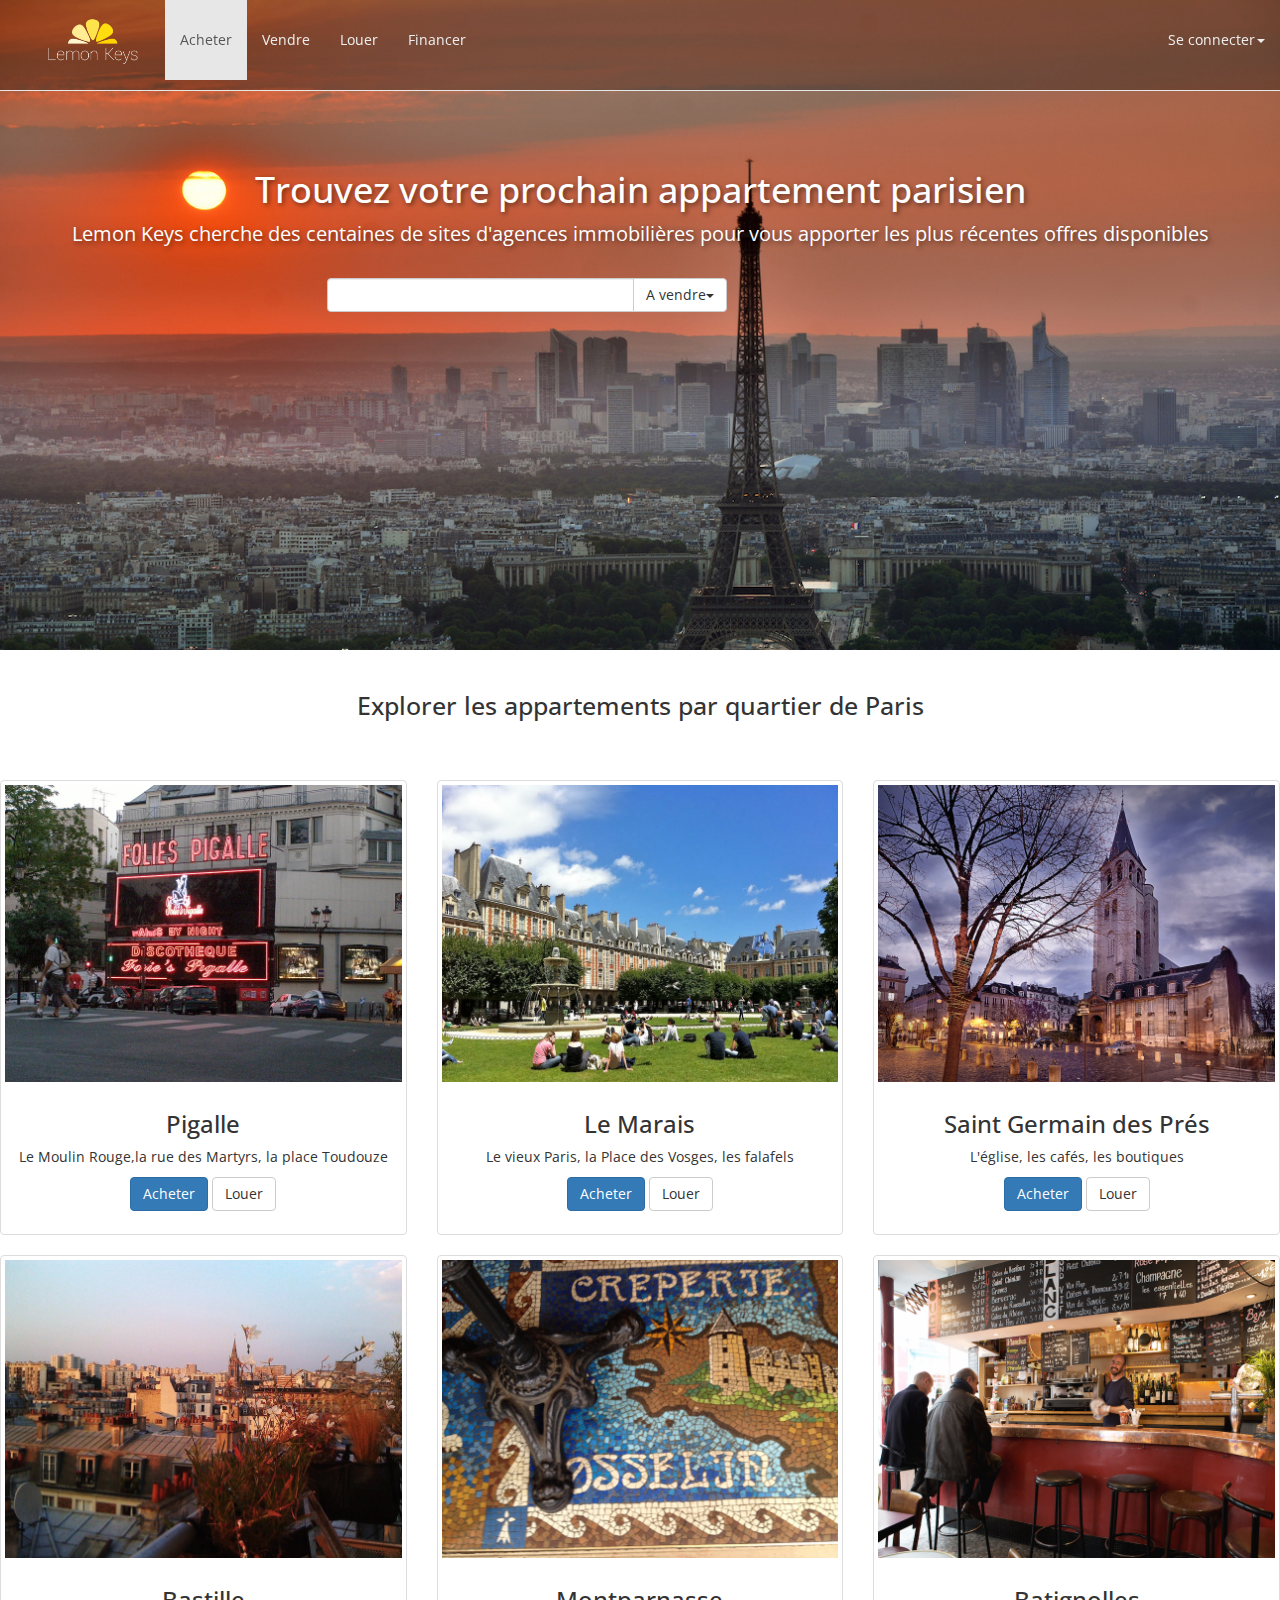
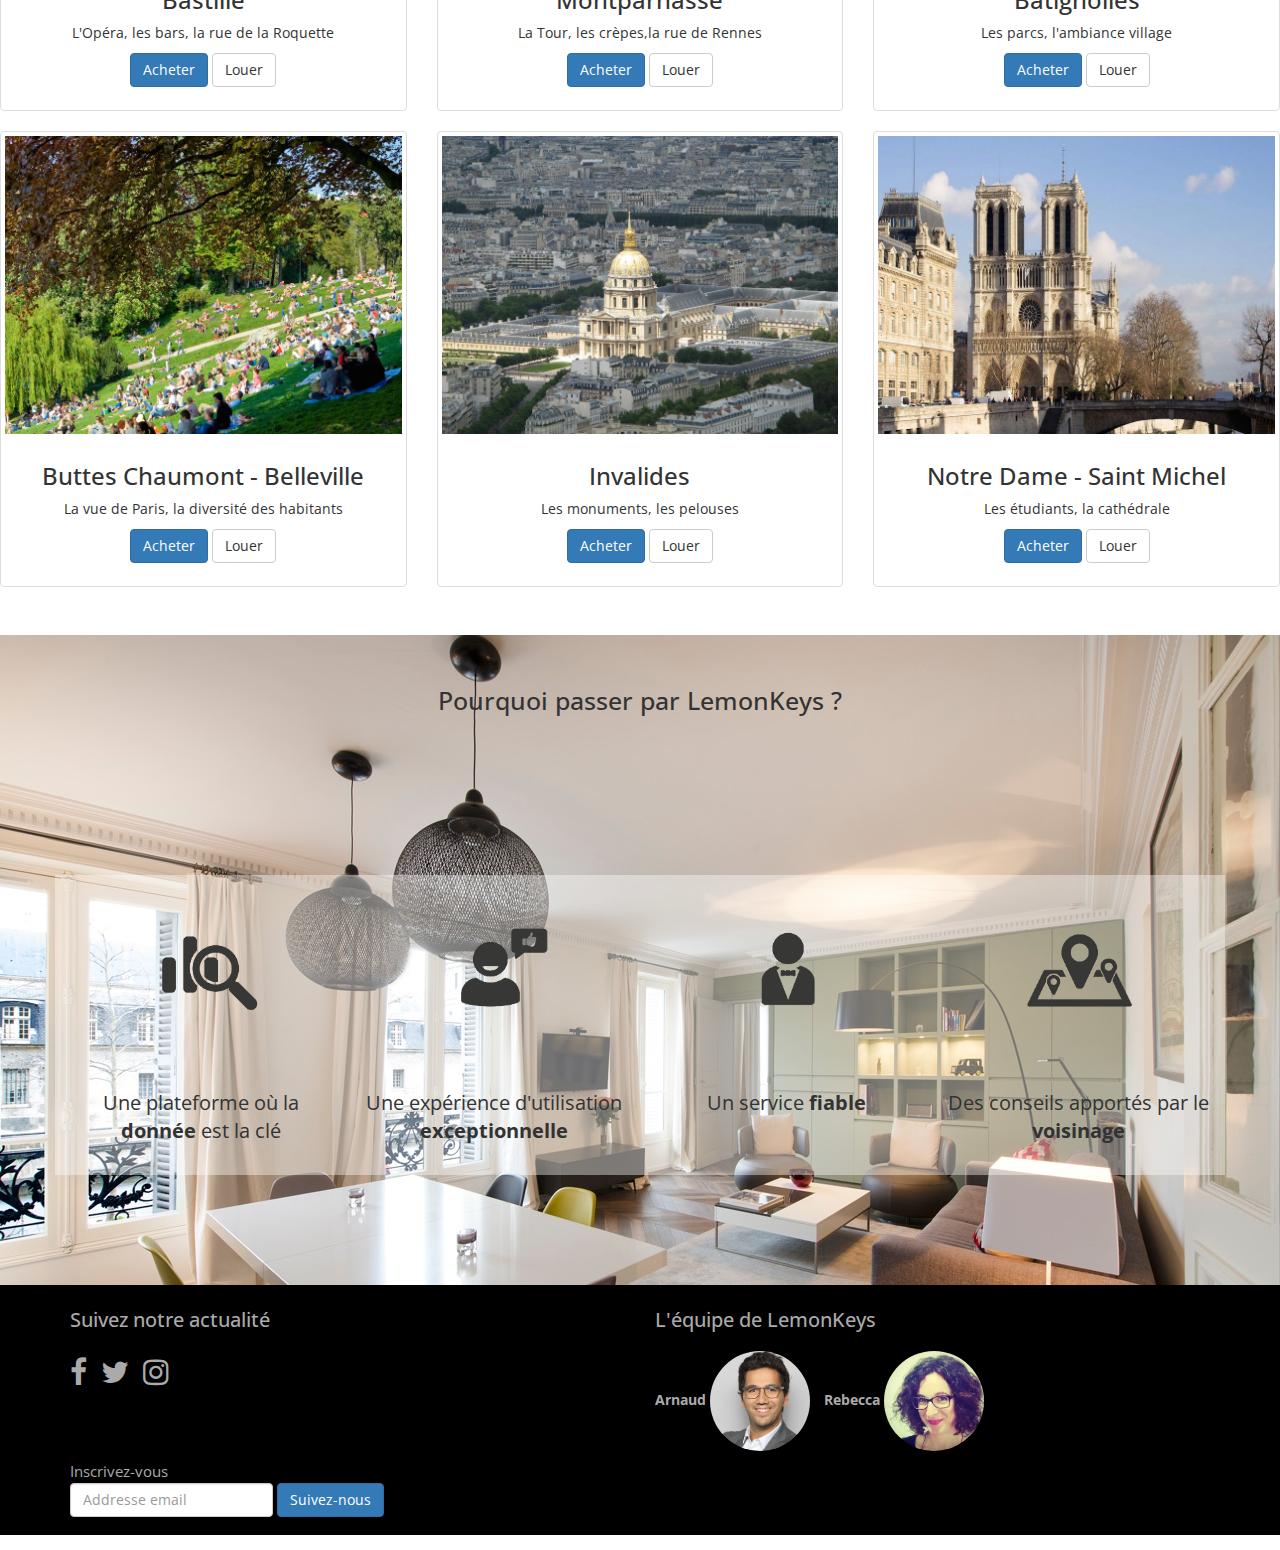
<file: Index.html>
<!DOCTYPE html>
<html>
  <head>
    <meta charset="utf-8">
    <meta http-equiv="X-UA-Compatible" content="IE=edge">
    <meta name="viewport" content="width=device-width, initial-scale=1">

    <title>--- LemonKeys, votre nouvelle maison est à 2 clicks ---</title>

    <link rel="stylesheet" href="https://maxcdn.bootstrapcdn.com/bootstrap/3.2.0/css/bootstrap.min.css">
    <link rel="stylesheet" href="https://maxcdn.bootstrapcdn.com/font-awesome/4.1.0/css/font-awesome.min.css">

    
    <link href='http://fonts.googleapis.com/css?family=Open+Sans:400,300,700' rel='stylesheet' type='text/css'>
    <link rel="stylesheet" href="CSS/style.css">


    <!-- HTML5 Shim and Respond.js IE8 support of HTML5 elements and media queries -->
    <!-- Leave those next 4 lines if you care about users using IE8 -->
    <!--[if lt IE 9]>
      <script src="https://oss.maxcdn.com/html5shiv/3.7.2/html5shiv.min.js"></script>
      <script src="https://oss.maxcdn.com/respond/1.4.2/respond.min.js"></script>
    <![endif]-->
  </head>
  <body>
<nav class="navbar navbar-default navbar-transparent navbar-fixed-top">
  <div class="container-fluid">
    <!-- Brand and toggle get grouped for better mobile display -->
    <div class="navbar-header">
      <button type="button" class="navbar-toggle collapsed" data-toggle="collapse" data-target="#bs-example-navbar-collapse-1" aria-expanded="false">
        <span class="sr-only">Toggle navigation</span>
        <span class="icon-bar"></span>
        <span class="icon-bar"></span>
        <span class="icon-bar"></span>
      </button>
      <a href="Index.html">
      <img src="Images/Lemon Keys2_Blanc.png" alt="Lemon Keys" id="logo" width="150">
      </a>
    </div>

    <!-- Collect the nav links, forms, and other content for toggling -->
    <div class="collapse navbar-collapse" id="bs-example-navbar-collapse-1">
      <ul class="nav navbar-nav">
        <li class="active"><a href="#">Acheter<span class="sr-only">(current)</span></a></li>
        <li><a href="#">Vendre</a></li>
        <li><a href="#">Louer</a></li>
        <li><a href="#">Financer</a></li>
      </ul>
      <ul class="nav navbar-nav navbar-right">
        <li class="dropdown">
          <a href="#" class="dropdown-toggle" data-toggle="dropdown" role="button" aria-haspopup="true" aria-expanded="false">Se connecter<span class="caret"></span></a>
          <ul class="dropdown-menu">
            <li><a href="contact.html">Déjà inscrit</a></li>
            <li role="separator" class="divider"></li>
            <li><a href="#">Avec Facebook</a></li>
            <li><a href="#">Avec Twitter</a></li>
            <li><a href="#">Via Mail</a></li>
          </ul>
        </li>
      </ul>
    </div><!-- /.navbar-collapse -->
  </div><!-- /.container-fluid -->
</nav>

<div id="wrapper"> 
  <div id="intro">
    <h1>Trouvez votre prochain appartement parisien </h1>
      <p class= "blue" id="tagline">
        Lemon Keys cherche des centaines de sites d'agences immobilières pour vous apporter les plus récentes offres disponibles
      </p>
      <div id="search">
        <div class="row">
          <div class="col-xs-4">
            <div class="input-group">
              <input type="text" class="form-control" aria-label="...">
              <div class="input-group-btn">
                <button type="button" class="btn btn-default dropdown-toggle" data-toggle="dropdown" aria-haspopup="true" aria-expanded="false">A vendre<span class="caret"></span></button>
                <ul class="dropdown-menu dropdown-menu-right">
                  <li><a href="#">A vendre</a></li>
                  <li><a href="#">A louer</a></li>
                  <li role="separator" class="divider"></li>
                  <li><a href="#">Trouver un agent</a></li>
                </ul>
              </div><!-- /btn-group -->
            </div><!-- /input-group -->
          </div><!-- /col-xs-4 -->
        </div><!-- /.row -->
      </div> <!-- /.search -->
  </div><!-- /intro -->
</div><!-- /wrapper -->

<div id="neighborhoods">
  <h2> Explorer les appartements par quartier de Paris </h2>
  <div class="row">
    <div class="col-sm-6 col-md-4">
      <div class="thumbnail">
        <img src="Images/PlacePigalle.jpg" alt="Pigalle">
        <div class="caption">
          <h3>Pigalle</h3>
          <p>Le Moulin Rouge,la rue des Martyrs, la place Toudouze </p>
            <button type="button" class="btn btn-primary" data-toggle="modal" data-target="#myModal">
            Acheter
            </button>
             <a href="#" class="btn btn-default" role="button">Louer</a>
          </p>
        </div>
      </div>
    </div>

    <!-- Modal -->
<div class="modal fade" id="myModal" tabindex="-1" role="dialog" aria-labelledby="myModalLabel">
  <div class="modal-dialog" role="document">
    <div class="modal-content">
     <div class="modal-header">
        <button type="button" class="close" data-dismiss="modal" aria-label="Close"><span aria-hidden="true">&times;</span></button>
      </div>
      <div class="modal-body">
        <div id="wufoo-za4mj2i0k813rn">
          Remplissez le <a href="https://lemonkeys.wufoo.com/forms/za4mj2i0k813rn">formulaire en ligne</a>.
          </div>
          <div id="wuf-adv" style="font-family:inherit;font-size: small;color:#a7a7a7;text-align:center;display:block;"> On vous rappelle très vite pour vous proposer des offres 
          </div>
          <script type="text/javascript">var za4mj2i0k813rn;(function(d, t) {
          var s = d.createElement(t), options = {
          'userName':'lemonkeys',
          'formHash':'za4mj2i0k813rn',
          'autoResize':true,
          'height':'523',
          'async':true,
          'host':'wufoo.com',
          'header':'show',
          'ssl':true};
          s.src = ('https:' == d.location.protocol ? 'https://' : 'http://') + 'www.wufoo.com/scripts/embed/form.js';
          s.onload = s.onreadystatechange = function() {
          var rs = this.readyState; if (rs) if (rs != 'complete') if (rs != 'loaded') return;
          try { za4mj2i0k813rn = new WufooForm();za4mj2i0k813rn.initialize(options);za4mj2i0k813rn.display(); } catch (e) {}};
          var scr = d.getElementsByTagName(t)[0], par = scr.parentNode; par.insertBefore(s, scr);
          })(document, 'script');</script>
      </div>
     <!-- <div class="modal-footer">
        <button type="button" class="btn btn-default" data-dismiss="modal">Close</button>
        <button type="button" class="btn btn-primary">Save changes</button>
      </div> -->
    </div>
  </div>
</div>

    <div class="col-sm-6 col-md-4">
      <div class="thumbnail">
        <img src="Images/Lemarais.jpg" alt="Le Marais">
        <div class="caption">
          <h3>Le Marais</h3>
          <p>Le vieux Paris, la Place des Vosges, les falafels</p>
          <p><button type="button" class="btn btn-primary" data-toggle="modal" data-target="#myModal">
            Acheter
            </button>
             <a href="#" class="btn btn-default" role="button">Louer</a>
          </p>
        </div>
      </div>
    </div>

    <div class="col-sm-6 col-md-4">
      <div class="thumbnail">
        <img src="Images/Stgermain.jpg" alt="Saint Germain des Prés">
        <div class="caption">
          <h3>Saint Germain des Prés</h3>
          <p>L'église, les cafés, les boutiques</p>
          <p><button type="button" class="btn btn-primary" data-toggle="modal" data-target="#myModal">
            Acheter
            </button>
             <a href="#" class="btn btn-default" role="button">Louer</a>
          </p>
        </div>
      </div>
    </div>

    <div class="col-sm-6 col-md-4">
      <div class="thumbnail">
        <img src="Images/Bastille.jpg" alt="Bastille">
        <div class="caption">
          <h3>Bastille</h3>
          <p>L'Opéra, les bars, la rue de la Roquette</p>
          <p><button type="button" class="btn btn-primary" data-toggle="modal" data-target="#myModal">
            Acheter
            </button>
             <a href="#" class="btn btn-default" role="button">Louer</a>
          </p>
        </div>
      </div>
    </div>

    <div class="col-sm-6 col-md-4">
      <div class="thumbnail">
        <img src="Images/Montparnasse.jpg" alt="Montparnasse">
        <div class="caption">
          <h3>Montparnasse</h3>
          <p>La Tour, les crèpes,la rue de Rennes</p>
          <p><button type="button" class="btn btn-primary" data-toggle="modal" data-target="#myModal">
            Acheter
            </button>
             <a href="#" class="btn btn-default" role="button">Louer</a>
          </p>
        </div>
      </div>
    </div>

    <div class="col-sm-6 col-md-4">
      <div class="thumbnail">
        <img src="Images/batignolles.jpg" alt="Batignolles">
        <div class="caption">
          <h3>Batignolles</h3>
          <p>Les parcs, l'ambiance village</p>
          <p><button type="button" class="btn btn-primary" data-toggle="modal" data-target="#myModal">
            Acheter
            </button>
             <a href="#" class="btn btn-default" role="button">Louer</a>
          </p>
        </div>
      </div>
    </div>

    <div class="col-sm-6 col-md-4">
      <div class="thumbnail">
        <img src="Images/Buttes chaumont.jpg" alt="Buttes Chaumont">
        <div class="caption">
          <h3>Buttes Chaumont - Belleville</h3>
          <p>La vue de Paris, la diversité des habitants</p>
          <p><button type="button" class="btn btn-primary" data-toggle="modal" data-target="#myModal">
            Acheter
            </button>
             <a href="#" class="btn btn-default" role="button">Louer</a>
          </p>
        </div>
      </div>
    </div>

    <div class="col-sm-6 col-md-4">
      <div class="thumbnail">
        <img src="Images/invalides.jpg" alt="Invalides">
        <div class="caption">
          <h3>Invalides</h3>
          <p>Les monuments, les pelouses</p>
          <p><button type="button" class="btn btn-primary" data-toggle="modal" data-target="#myModal">
            Acheter
            </button>
             <a href="#" class="btn btn-default" role="button">Louer</a>
          </p>
        </div>
      </div>
    </div>

    <div class="col-sm-6 col-md-4">
      <div class="thumbnail">
        <img src="Images/Notredame.jpg" alt="Notre-Dame">
        <div class="caption">
          <h3>Notre Dame - Saint Michel</h3>
          <p> Les étudiants, la cathédrale</p>
          <p><button type="button" class="btn btn-primary" data-toggle="modal" data-target="#myModal">
            Acheter
            </button>
             <a href="#" class="btn btn-default" role="button">Louer</a>
          </p>
        </div>
      </div>
    </div>

  </div>
</div>

    <div id="features">
      <div id="service">
        <h4> Pourquoi passer par LemonKeys ? </h4>
          <div class="container text-center"> 
            <div class="row">
              <div class="col-xs-6 col-md-3 feature"> 
                <img src="Images/Data_Noir.png" alt="Data" width="200" class="circle">
                <p> Une plateforme où la <strong>donnée</strong> est la clé
                </p>
              </div>
              <div class="col-xs-6 col-md-3 feature"> 
                <img src="Images/UX_Noir.png" alt="User Experience" width="200" class="circle">
                <p> Une expérience d'utilisation <strong>exceptionnelle</strong>
                </p>
              </div>
              <div class="col-xs-6 col-md-3 feature"> 
                <img src="Images/Service_Noir.png" alt="Service" width="200" class="circle">
                <p> Un service <strong>fiable</strong>
                </p>
              </div>

              <div class="col-xs-6 col-md-3 feature"> 
                <img src="Images/Voisinage_Noir.png" alt="Neighborhood" width="200" class="circle">
                <p> Des conseils apportés par le <strong>voisinage</strong>
                </p>
              </div>
            </div>
          </div>
      </div>
    </div>
      
      <div id="footer"> 
        <div class="container">
          <div class="row">
            <div class="col-xs-6">
              <h5> Suivez notre actualité </h5>
              <ul class="list-inline social">
                <li> <a href="http://www.facebook.com/arnaud.choucroun"> 
                   <i class="fa fa-facebook"></i></a> </li>
                <li> <a href="http://www.twitter.com/chouc">
                  <i class="fa fa-twitter"></i></a> </li>
                <li> <a href="http://www.instagram.com/choucadance"> 
                  <i class="fa fa-instagram"></i></a> </li>
              </ul>
            </div>
            <div class="col-xs-6">
              <h6> L'équipe de LemonKeys </h6>
              <ul class="list-inline">
                <li> <strong> Arnaud </strong> 
                  <img src="Images/Arnaud2.png" alt="Arnaud" class="img-circle" class="staff shadow"  width="100" id="ceo"> 
                </li>
                <li> <strong> Rebecca </strong> 
                  <img src="Images/Rebecca.jpg" alt="Rebecca" class="img-circle" class="staff shadow"  width="100" id="cdo"> 
                </li>
              </ul>
            </div>
          </div>
        </div>
      </div>

      <div class="vertical-spacer">
        <div class="container">
          <div class="row">
            <div class="col-xs-6">
                                    <!-- Begin MailChimp Signup Form -->
              <h7> Inscrivez-vous </h7>
              <div id="mc_embed_signup">
                <form action="http://twitter.us11.list-manage.com/subscribe/post?u=dcd4a98088f1a75554214b43e&amp;id=912c25cd33" method="post" id="mc-embedded-subscribe-form" name="mc-embedded-subscribe-form" class="validate form-inline" target="_blank" novalidate>
                  <div id="mc_embed_signup_scroll">          
                  <input type="email" value="" name="EMAIL" class="email form-control" id="mce-EMAIL" placeholder="Addresse email" required>
                  <input type="submit" value="Suivez-nous" name="Suivez-nous" id="mc-embedded-subscribe" class="btn btn-primary">
                  </div>             
                </form>
              </div>
            </div>
          </div>
        </div>
      </div>

    <!-- TODO: Here goes your content! -->

    <!-- Including Bootstrap JS (with its jQuery dependency) so that dynamic components work -->
    <script src="https://ajax.googleapis.com/ajax/libs/jquery/1.11.1/jquery.min.js"></script>
    <script src="https://maxcdn.bootstrapcdn.com/bootstrap/3.2.0/js/bootstrap.min.js"></script>
    <script>
      (function(i,s,o,g,r,a,m){i['GoogleAnalyticsObject']=r;i[r]=i[r]||function(){
      (i[r].q=i[r].q||[]).push(arguments)},i[r].l=1*new Date();a=s.createElement(o),
      m=s.getElementsByTagName(o)[0];a.async=1;a.src=g;m.parentNode.insertBefore(a,m)
      })(window,document,'script','//www.google-analytics.com/analytics.js','ga');

      ga('create', 'UA-39609706-2', 'auto');
      ga('send', 'pageview');

    </script>

    
  </body>



</html>
</file>
<file: CSS/style.css>
body{
	background-color : white;
	font-family: "Open Sans";
}

.navbar-transparent{
	background-color: rgba(0, 0, 0, 0.3);
}

.navbar-transparent .navbar-brand,
.navbar-transparent .navbar-nav > li > a {
  color: #eeeeee;
  line-height: 50px;
}

.navbar-transparent .navbar-nav > li > a:hover,
.navbar-transparent .navbar-nav > li > a:active,
.navbar-transparent .navbar-nav > li > a:focus,
.navbar-transparent .navbar-nav > .open > a,
.navbar-transparent .navbar-nav > .open > a:hover,
.navbar-transparent .navbar-nav > .open > a:focus {
  color: white;
  background-color: rgba(0, 0, 0, 0.3);
}

.navbar-transparent .navbar-brand:hover,
.navbar-transparent .navbar-brand:active,
.navbar-transparent .navbar-brand:focus {
  color: white;
}

.input-group {
    position: absolute;
    left: 75%;
    top: 50%;    
    margin-top: -11px;
    margin-left: 15px;
    width: 400px;
    height: 22px;
}

#wrapper {
	background-image: url("../Images/paris sunset.jpeg");
	height : 650px;
	background-size: cover;
	text-align: center;
	padding-top: 150px;
	color : white;
	font-size: 20px;
	text-shadow: 2px 2px 5px rgba(0, 0, 0, 0.5);
}
 
#wrapper p{
	margin-bottom: 2em;
}

#neighborhoods {
	text-align: center;
	margin-top: 3em;
	margin-bottom: 2em;
}

#neighborhoods h2{
	font-size: 25px;
	padding-bottom: 2em;
}

#service {
	background-image: url("../Images/salon.jpg");
	height : 650px;
	background-size: cover;
	text-align: center;
	padding-top: 3em;
}

#service h4 {
	font-size: 25px;
	padding-bottom: 6em;
}

.feature p {
	font-weight: 400;
	font-size: 20px;
}

.feature img{
	margin-bottom: 1em;
}

.feature{
	height:300px;
  background-color: rgba(255, 255, 255, 0.4);
}

#social{
	width: 400px;
    height: 64px;
    position: relative;
}

.social a{
	font-size: 30px;
}

#footer{
	background-color: black;
	color : #aaaaaa;
	padding-top: 1em;
	padding-bottom: 3em;
}

#footer {
	background-color : black;
	height : 150px;
	background-size: cover;
}

#footer a{
	color :#aaaaaa;
}

#footer a:hover {
	color :#dddddd;
	font-size: 40px;
}

#footer h5 {
	font-size: 20px;
	margin-bottom: 1em;
}

#footer h6 {
	font-size: 20px;
	margin-bottom: 1em;
}

.vertical-spacer {
	background-color : black;
	height : 100px;
	background-size: cover;
	font-size : 15px;
	margin-bottom: 1em;
	color:#aaaaaa;
}

#contact{
	margin-top: 3em;
	margin-bottom: 6em;
}
</file>
